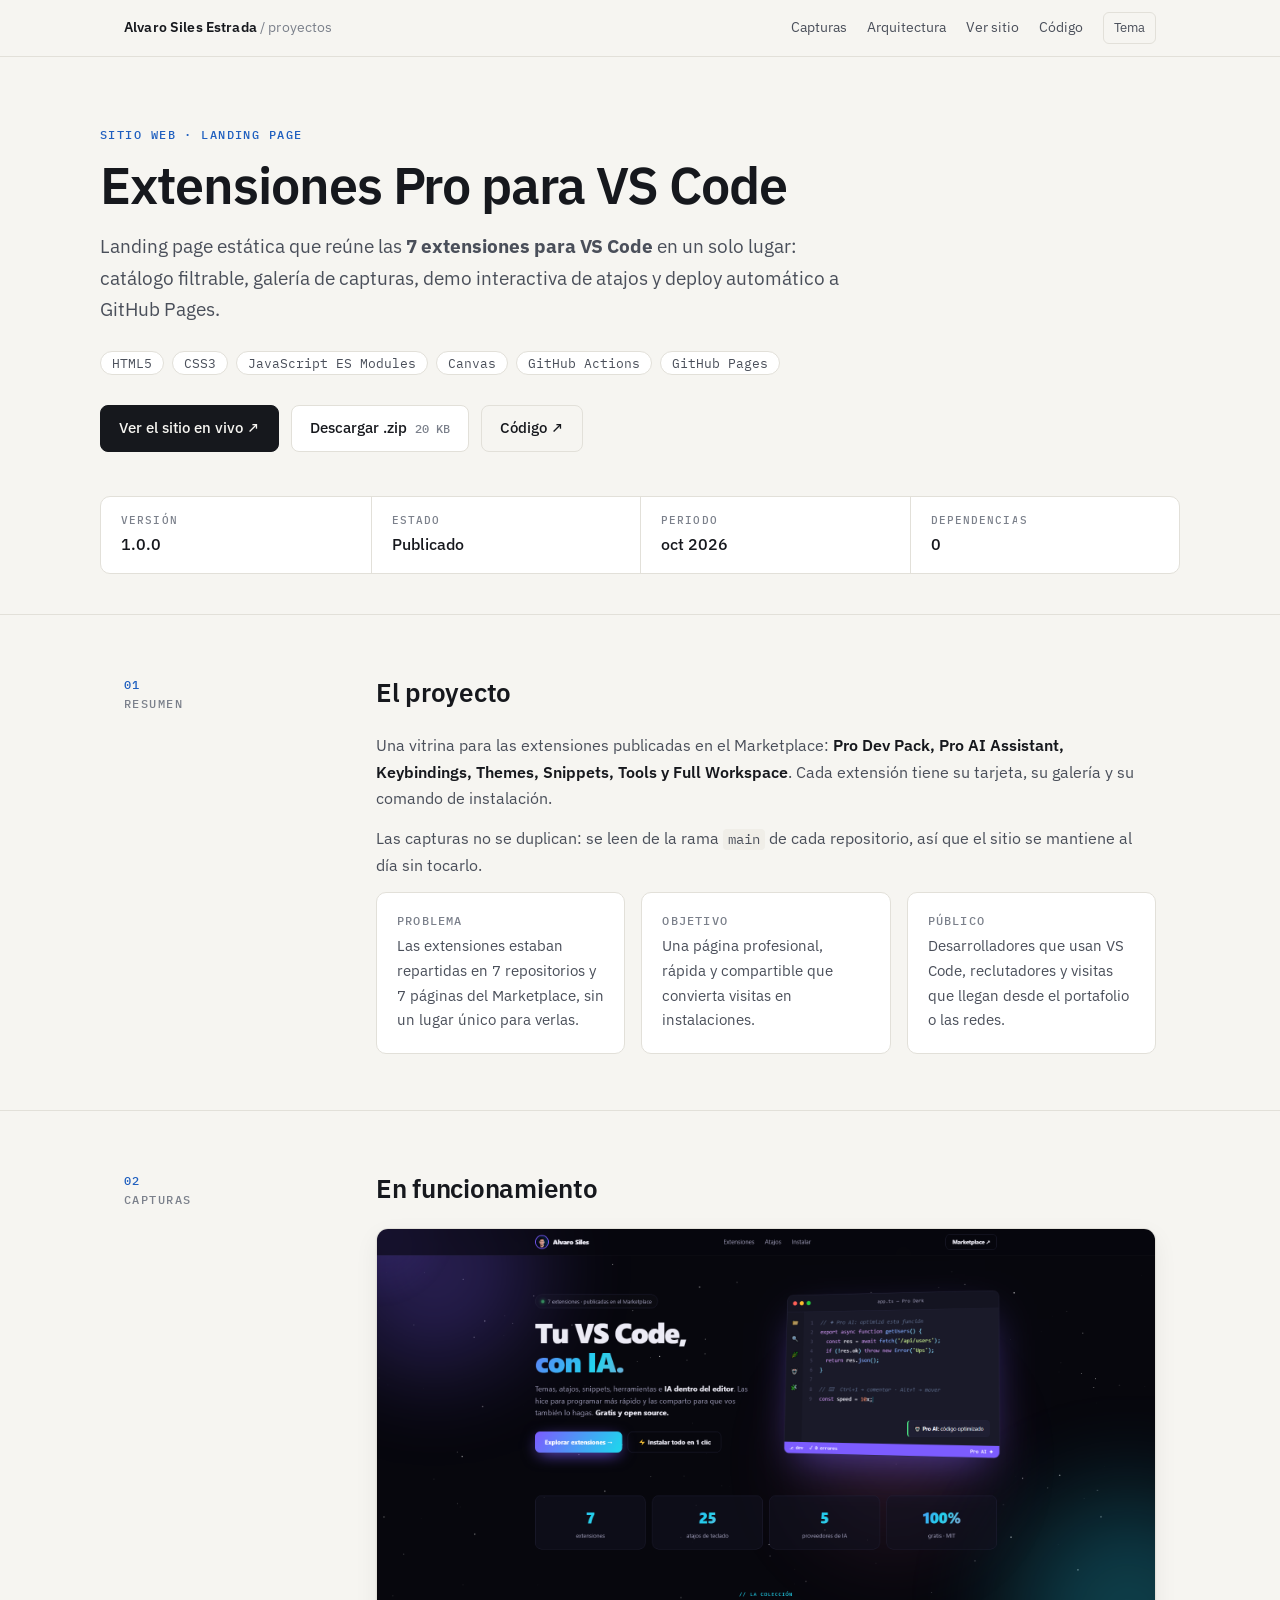
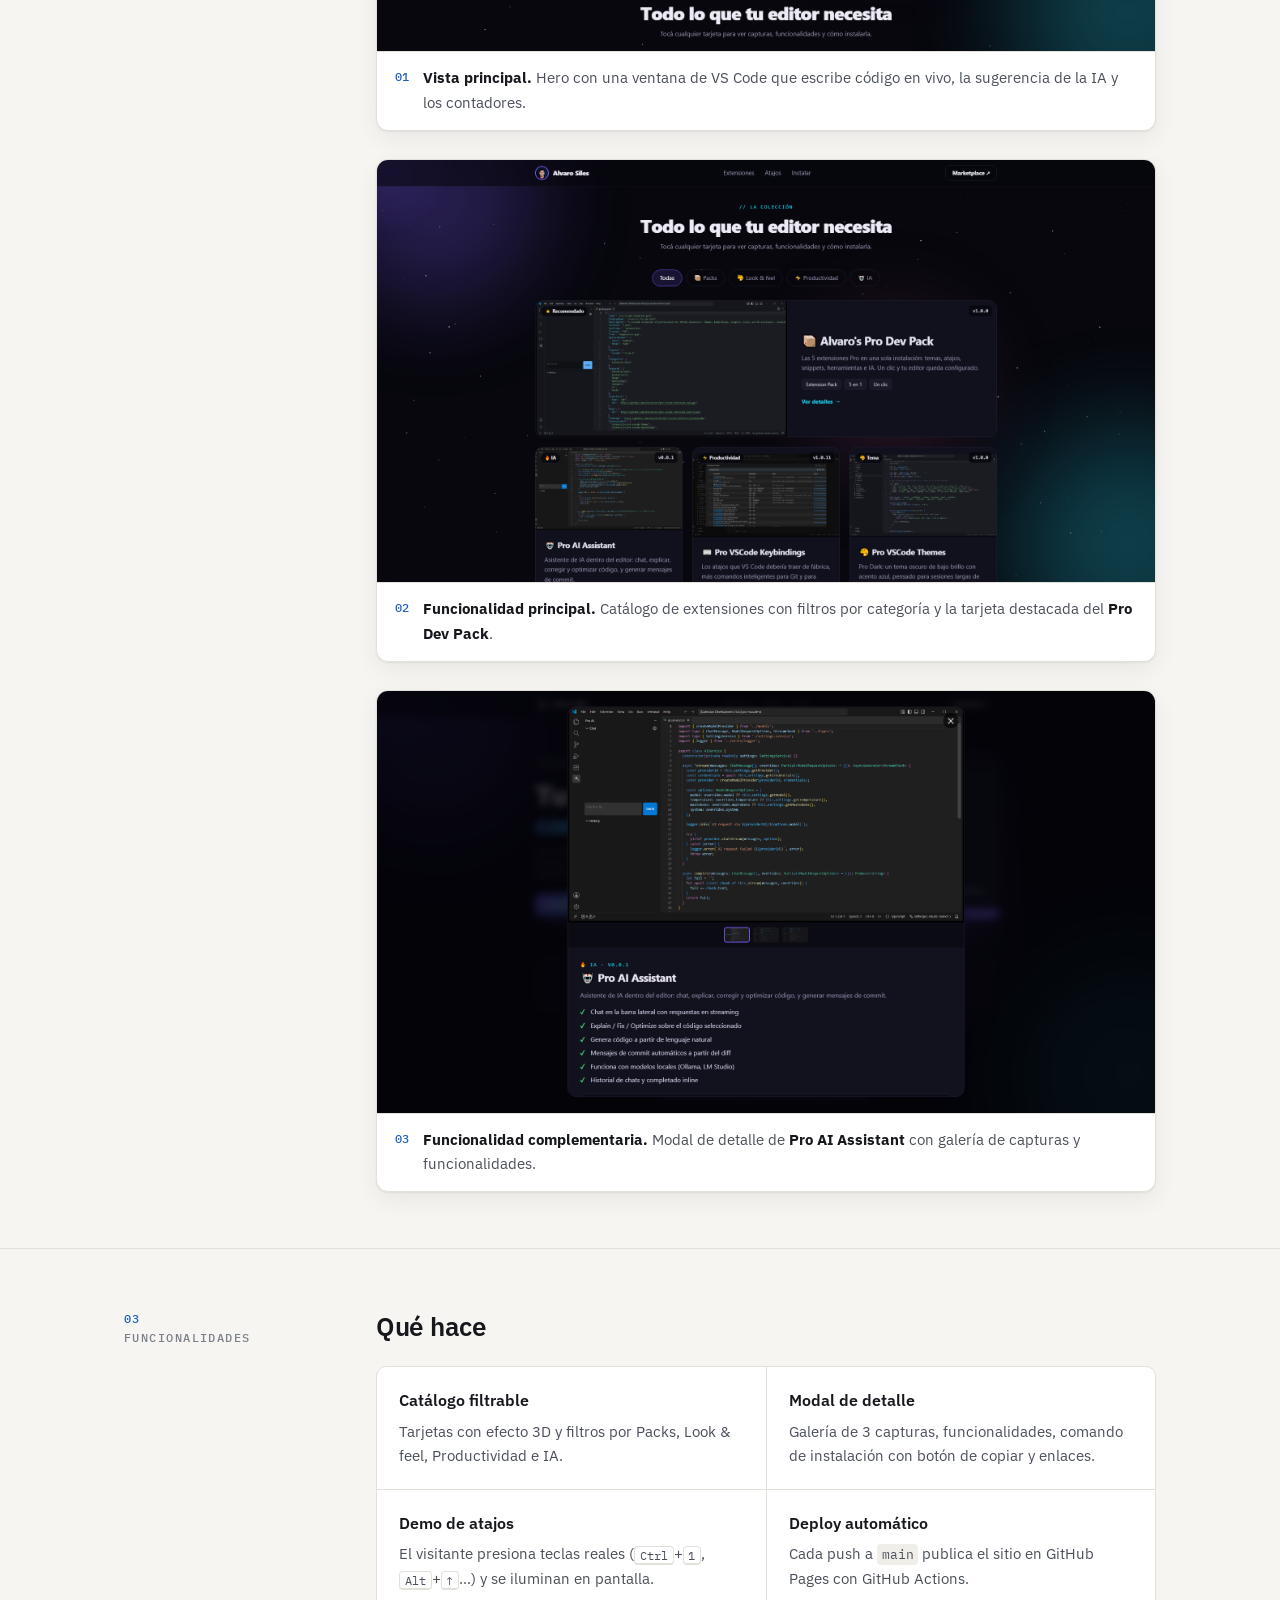
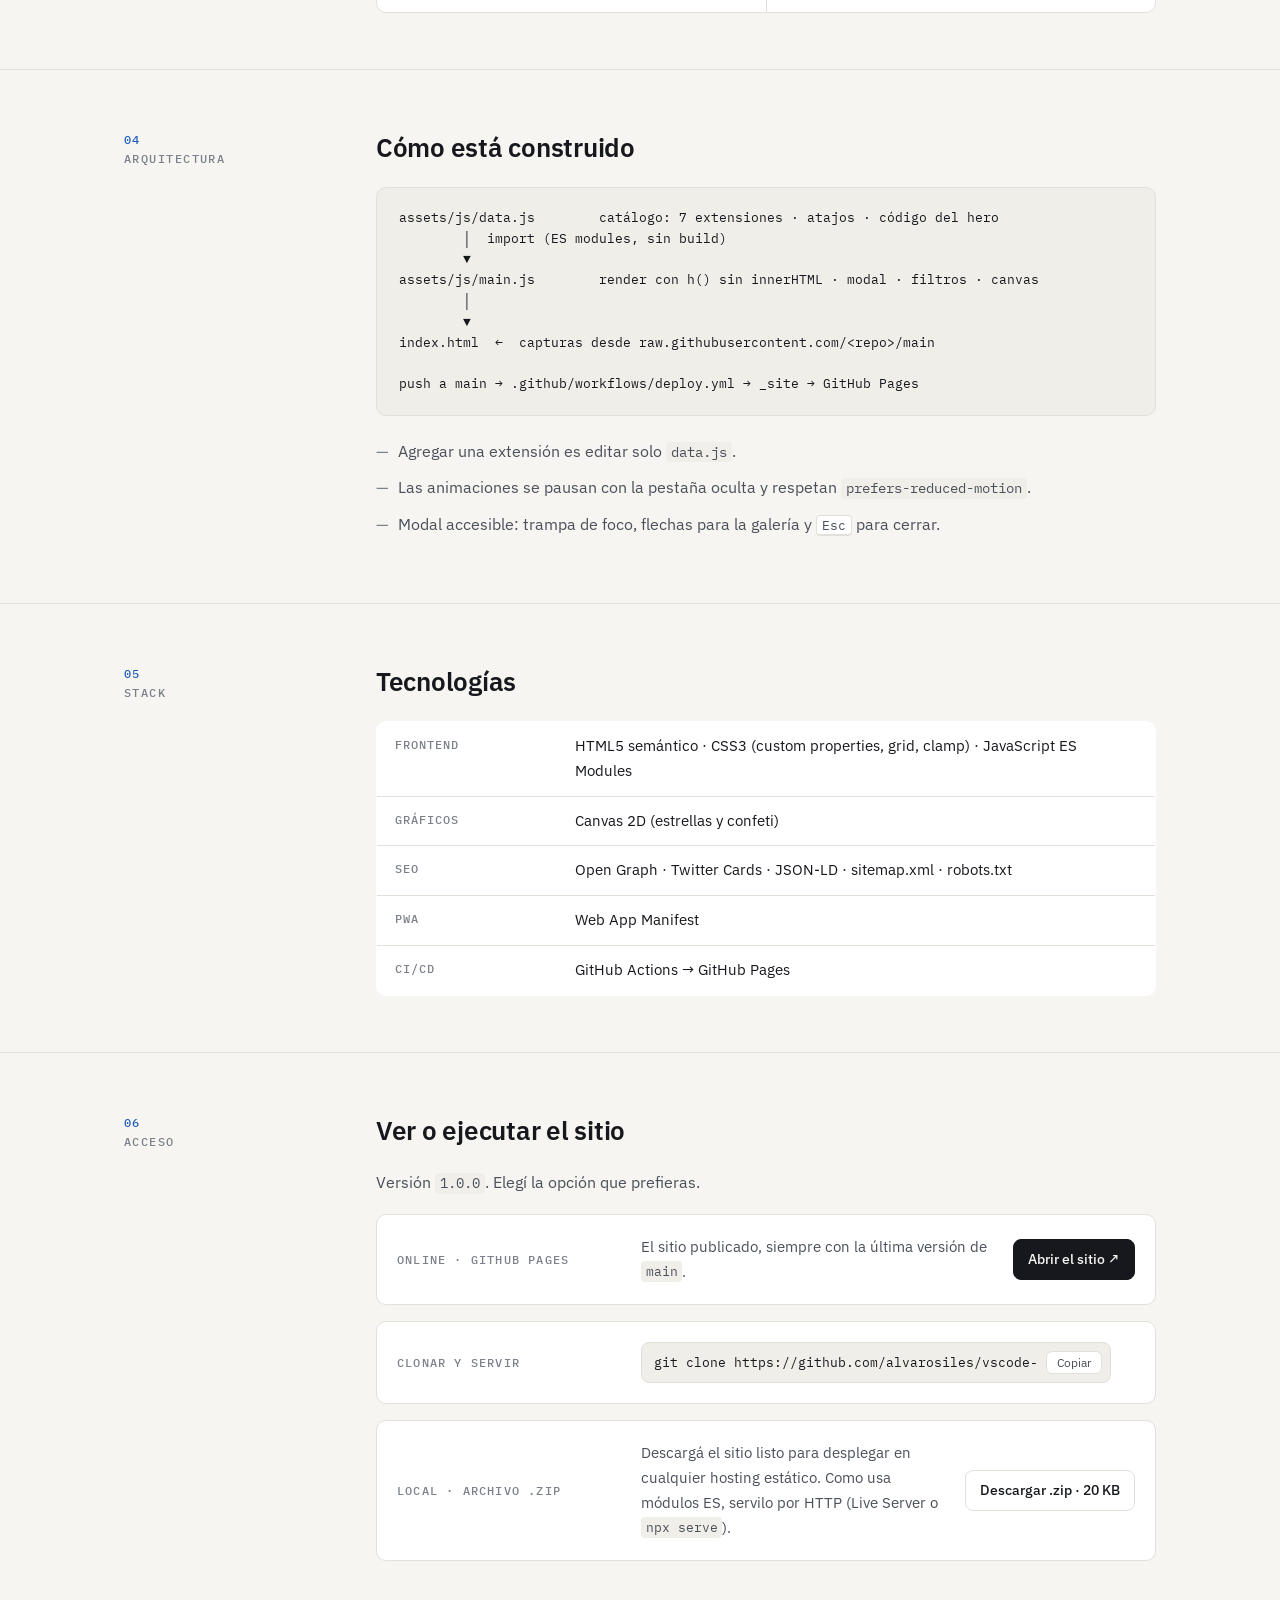
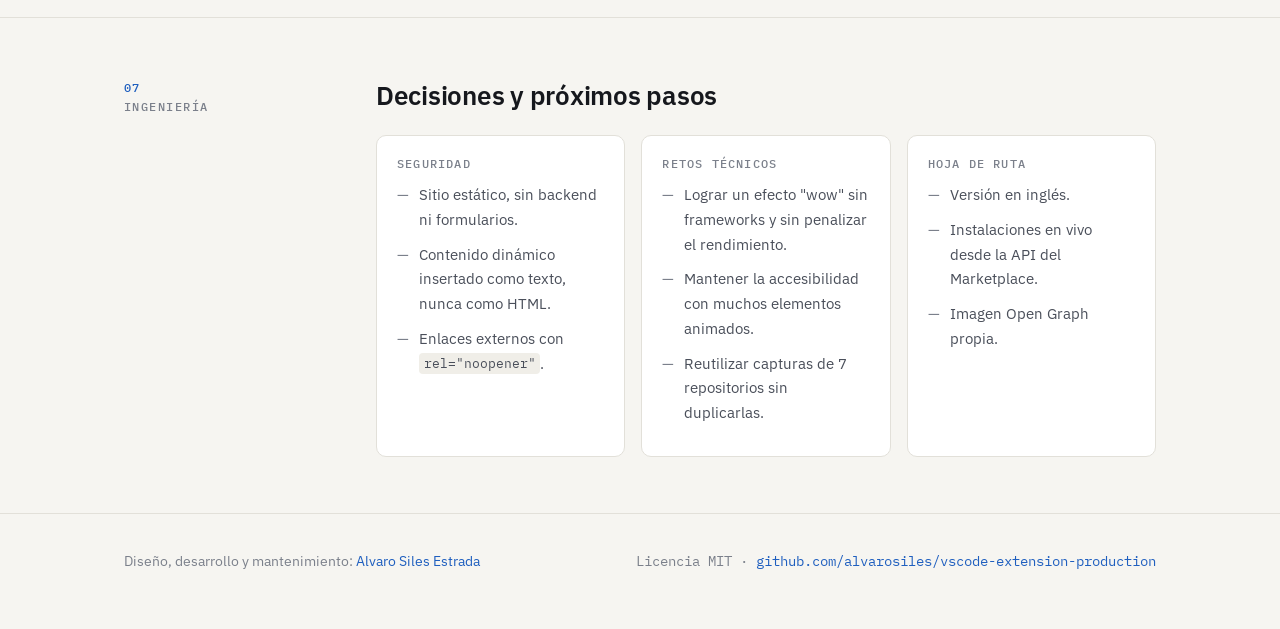
<file: presentacion/index.html>
<!doctype html>
<html lang="es">
<head>
<meta charset="utf-8">
<meta name="viewport" content="width=device-width, initial-scale=1">
<title>Extensiones Pro para VS Code — Landing page</title>
<meta name="description" content="Landing page estática con el catálogo de 7 extensiones para VS Code: filtros, galería de capturas, demo interactiva de atajos y deploy automático a GitHub Pages.">
<meta name="author" content="Alvaro Siles Estrada">
<meta property="og:title" content="Extensiones Pro para VS Code — Landing page">
<meta property="og:description" content="Landing page estática con el catálogo de 7 extensiones para VS Code: filtros, galería de capturas, demo interactiva de atajos y deploy automático a GitHub Pages.">
<meta property="og:image" content="01-vista-principal.png">
<link rel="preconnect" href="https://fonts.googleapis.com">
<link rel="preconnect" href="https://fonts.gstatic.com" crossorigin>
<link href="https://fonts.googleapis.com/css2?family=IBM+Plex+Mono:wght@400;500&family=IBM+Plex+Sans:wght@400;500;600&display=swap" rel="stylesheet">
<style>
:root {
  --bg: #f6f5f1; --surface: #ffffff; --ink: #16181d; --ink-2: #4a4f5a; --ink-3: #7b808b;
  --line: #e2e0d9; --accent: #1f5fbf; --accent-soft: #e8eef8; --code-bg: #f0eee8;
  --shadow: 0 1px 2px rgba(20,22,28,.06), 0 8px 24px rgba(20,22,28,.06);
}
@media (prefers-color-scheme: dark) {
  :root:not([data-theme="light"]) {
    --bg: #111317; --surface: #171a1f; --ink: #e7e9ee; --ink-2: #a9aeb9; --ink-3: #777d89;
    --line: #262a31; --accent: #6ea8ff; --accent-soft: #1a2433; --code-bg: #1d2127;
    --shadow: 0 1px 2px rgba(0,0,0,.3), 0 8px 24px rgba(0,0,0,.25);
  }
}
:root[data-theme="dark"] {
  --bg: #111317; --surface: #171a1f; --ink: #e7e9ee; --ink-2: #a9aeb9; --ink-3: #777d89;
  --line: #262a31; --accent: #6ea8ff; --accent-soft: #1a2433; --code-bg: #1d2127;
  --shadow: 0 1px 2px rgba(0,0,0,.3), 0 8px 24px rgba(0,0,0,.25);
}
* { box-sizing: border-box; }
html { -webkit-text-size-adjust: 100%; }
body { margin: 0; background: var(--bg); color: var(--ink); font: 16px/1.65 "IBM Plex Sans", system-ui, sans-serif; }
a { color: var(--accent); text-decoration: none; }
a:hover { text-decoration: underline; }
code, kbd, pre, .mono { font-family: "IBM Plex Mono", ui-monospace, monospace; }
code { font-size: .88em; background: var(--code-bg); padding: .1em .35em; border-radius: 4px; }
kbd { font-size: .8em; border: 1px solid var(--line); border-bottom-width: 2px; border-radius: 4px; padding: .05em .4em; background: var(--surface); }
.wrap { max-width: 1080px; margin: 0 auto; padding: 0 24px; }
header.top { border-bottom: 1px solid var(--line); }
header.top .wrap { display: flex; justify-content: space-between; align-items: center; height: 56px; font-size: 14px; }
.brand { color: var(--ink); font-weight: 600; letter-spacing: .01em; }
.brand span { color: var(--ink-3); font-weight: 400; }
.top nav { display: flex; gap: 20px; align-items: center; }
.top nav a { color: var(--ink-2); }
.theme-btn { background: none; border: 1px solid var(--line); color: var(--ink-2); border-radius: 6px; padding: 4px 10px; font: inherit; font-size: 13px; cursor: pointer; }
.hero { padding: 72px 0 40px; }
.kicker { font: 500 12px/1 "IBM Plex Mono", monospace; text-transform: uppercase; letter-spacing: .12em; color: var(--accent); }
h1 { font-size: clamp(34px, 5vw, 52px); line-height: 1.08; letter-spacing: -.02em; margin: 16px 0 18px; font-weight: 600; }
.lead { font-size: 19px; color: var(--ink-2); max-width: 760px; margin: 0; }
.tags { display: flex; flex-wrap: wrap; gap: 8px; margin: 26px 0 0; padding: 0; list-style: none; }
.tags li { font: 12.5px "IBM Plex Mono", monospace; border: 1px solid var(--line); border-radius: 999px; padding: 3px 11px; color: var(--ink-2); background: var(--surface); }
.actions { display: flex; flex-wrap: wrap; gap: 12px; margin-top: 30px; }
.btn { display: inline-flex; align-items: center; gap: 8px; padding: 10px 18px; border-radius: 8px; font-weight: 500; font-size: 15px; border: 1px solid var(--line); color: var(--ink); background: var(--surface); }
.btn.primary { background: var(--ink); color: var(--bg); border-color: var(--ink); }
.btn:hover { text-decoration: none; opacity: .9; }
.meta { display: grid; grid-template-columns: repeat(4, 1fr); border: 1px solid var(--line); border-radius: 10px; background: var(--surface); margin: 44px 0 0; }
.meta div { padding: 16px 20px; border-left: 1px solid var(--line); }
.meta div:first-child { border-left: 0; }
.meta dt { font: 500 11px "IBM Plex Mono", monospace; text-transform: uppercase; letter-spacing: .1em; color: var(--ink-3); }
.meta dd { margin: 4px 0 0; font-weight: 500; }
section { padding: 56px 0; border-top: 1px solid var(--line); }
.sec-head { display: grid; grid-template-columns: 220px 1fr; gap: 32px; }
.sec-label { font: 500 12px "IBM Plex Mono", monospace; text-transform: uppercase; letter-spacing: .12em; color: var(--ink-3); padding-top: 6px; }
.sec-label b { display: block; color: var(--accent); font-weight: 500; margin-bottom: 4px; }
h2 { font-size: 26px; letter-spacing: -.01em; margin: 0 0 18px; font-weight: 600; }
p { margin: 0 0 14px; }
.body { color: var(--ink-2); }
.body strong { color: var(--ink); font-weight: 600; }
.trio { display: grid; grid-template-columns: repeat(3, 1fr); gap: 16px; margin-top: 8px; }
.card { background: var(--surface); border: 1px solid var(--line); border-radius: 10px; padding: 20px; }
.card h3 { margin: 0 0 6px; font-size: 13px; font: 500 12px "IBM Plex Mono", monospace; text-transform: uppercase; letter-spacing: .1em; color: var(--ink-3); }
.card p { margin: 0; color: var(--ink-2); font-size: 15px; }
.gallery { display: grid; gap: 28px; }
figure { margin: 0; background: var(--surface); border: 1px solid var(--line); border-radius: 12px; overflow: hidden; box-shadow: var(--shadow); }
figure button { all: unset; display: block; cursor: zoom-in; width: 100%; }
figure img { display: block; width: 100%; height: auto; border-bottom: 1px solid var(--line); }
figcaption { padding: 14px 18px; font-size: 15px; color: var(--ink-2); display: flex; gap: 14px; }
figcaption .n { font: 500 12px "IBM Plex Mono", monospace; color: var(--accent); padding-top: 3px; white-space: nowrap; }
figcaption strong { color: var(--ink); }
.features { display: grid; grid-template-columns: repeat(2, 1fr); gap: 0; border: 1px solid var(--line); border-radius: 10px; overflow: hidden; background: var(--surface); }
.feature { padding: 20px 22px; border-top: 1px solid var(--line); border-left: 1px solid var(--line); }
.feature:nth-child(-n+2) { border-top: 0; }
.feature:nth-child(odd) { border-left: 0; }
.feature h3 { margin: 0 0 6px; font-size: 16px; font-weight: 600; }
.feature p { margin: 0; color: var(--ink-2); font-size: 15px; }
pre.diagram { background: var(--code-bg); border: 1px solid var(--line); border-radius: 10px; padding: 20px 22px; overflow-x: auto; font-size: 13px; line-height: 1.6; color: var(--ink); margin: 0 0 22px; }
ul.notes { margin: 0; padding: 0; list-style: none; }
ul.notes li { position: relative; padding-left: 22px; margin-bottom: 10px; color: var(--ink-2); }
ul.notes li::before { content: "—"; position: absolute; left: 0; color: var(--ink-3); }
table.stack { width: 100%; border-collapse: collapse; background: var(--surface); border: 1px solid var(--line); border-radius: 10px; overflow: hidden; font-size: 15px; }
table.stack th, table.stack td { text-align: left; padding: 12px 18px; border-top: 1px solid var(--line); vertical-align: top; }
table.stack tr:first-child th, table.stack tr:first-child td { border-top: 0; }
table.stack th { width: 180px; font: 500 12px "IBM Plex Mono", monospace; text-transform: uppercase; letter-spacing: .08em; color: var(--ink-3); padding-top: 15px; }
.cols { display: grid; grid-template-columns: repeat(3, 1fr); gap: 16px; }
.cols .card h3 { margin-bottom: 12px; }
.cols ul.notes li { font-size: 15px; }
.btn.ghost { background: transparent; }
.small { font-size: 12px; color: var(--ink-3); }
.cols > * { min-width: 0; }
.cols.install { grid-template-columns: 1fr; margin-top: 18px; }
.install .card { display: grid; grid-template-columns: 220px 1fr auto; align-items: center; gap: 12px 24px; }
.install .card h3 { margin: 0; }
.install .card .card-actions { margin-top: 0; justify-content: flex-end; }
.install .card > * { min-width: 0; }
@media (max-width: 860px) { .install .card { grid-template-columns: minmax(0, 1fr); } .install .card .card-actions { justify-content: flex-start; } }
.install .card p { margin: 0; }
.card-actions { display: flex; flex-wrap: wrap; gap: 8px; margin-top: auto; }
.card-actions .btn { padding: 8px 14px; font-size: 14px; }
.cmd { display: flex; align-items: center; gap: 8px; background: var(--code-bg); border: 1px solid var(--line); border-radius: 8px; padding: 8px 8px 8px 12px; }
.cmd code { background: none; padding: 0; font-size: 12.5px; overflow-x: auto; white-space: nowrap; flex: 1; min-width: 0; }
.copy { flex: none; background: var(--surface); border: 1px solid var(--line); color: var(--ink-2); border-radius: 6px; padding: 3px 10px; font: 12px "IBM Plex Sans", sans-serif; cursor: pointer; }
footer { border-top: 1px solid var(--line); padding: 36px 0 56px; font-size: 14px; color: var(--ink-3); }
footer .wrap { display: flex; justify-content: space-between; flex-wrap: wrap; gap: 12px; }
dialog { border: 0; padding: 0; background: transparent; max-width: 96vw; max-height: 94vh; }
dialog::backdrop { background: rgba(10,12,16,.82); }
dialog img { display: block; max-width: 96vw; max-height: 94vh; border-radius: 8px; }
@media (max-width: 860px) {
  .sec-head { grid-template-columns: 1fr; gap: 12px; }
  .trio, .cols { grid-template-columns: 1fr; }
  .meta { grid-template-columns: repeat(2, 1fr); }
  .meta div:nth-child(3) { border-left: 0; }
  .meta div:nth-child(n+3) { border-top: 1px solid var(--line); }
  .features { grid-template-columns: 1fr; }
  .feature { border-left: 0 !important; border-top: 1px solid var(--line) !important; }
  .feature:first-child { border-top: 0 !important; }
  .top nav a.hide-sm { display: none; }
}
@media (max-width: 480px) {
  .wrap { padding: 0 16px; }
  .hero { padding-top: 48px; }
  table.stack th { width: 110px; padding-left: 14px; }
}
</style>
</head>
<body>
<header class="top">
  <div class="wrap">
    <a class="brand" href="https://github.com/alvarosiles">Alvaro Siles Estrada <span>/ proyectos</span></a>
    <nav>
      <a class="hide-sm" href="#capturas">Capturas</a>
      <a class="hide-sm" href="#arquitectura">Arquitectura</a>
      <a href="#instalacion">Ver sitio</a>
      <a href="https://github.com/alvarosiles/vscode-extension-production">Código</a>
      <button class="theme-btn" id="theme" type="button" aria-label="Cambiar tema">Tema</button>
    </nav>
  </div>
</header>

<main>
  <div class="wrap hero">
    <div class="kicker">Sitio web · Landing page</div>
    <h1>Extensiones Pro para VS Code</h1>
    <p class="lead">Landing page estática que reúne las <strong>7 extensiones para VS Code</strong> en un solo lugar: catálogo filtrable, galería de capturas, demo interactiva de atajos y deploy automático a GitHub Pages.</p>
    <ul class="tags"><li>HTML5</li><li>CSS3</li><li>JavaScript ES Modules</li><li>Canvas</li><li>GitHub Actions</li><li>GitHub Pages</li></ul>
    <div class="actions">
      <a class="btn primary" href="https://alvarosiles.github.io/vscode-extension-production/" target="_blank" rel="noopener">Ver el sitio en vivo ↗</a>
      <a class="btn" href="descarga/vscode-extension-production-1.0.0.zip" download>Descargar .zip <span class="mono small">20 KB</span></a>
      <a class="btn ghost" href="https://github.com/alvarosiles/vscode-extension-production" target="_blank" rel="noopener">Código ↗</a>
    </div>
    <dl class="meta"><div><dt>Versión</dt><dd>1.0.0</dd></div><div><dt>Estado</dt><dd>Publicado</dd></div><div><dt>Periodo</dt><dd>oct 2026</dd></div><div><dt>Dependencias</dt><dd>0</dd></div></dl>
  </div>

  <section id="resumen">
    <div class="wrap sec-head">
      <div class="sec-label"><b>01</b>Resumen</div>
      <div>
        <h2>El proyecto</h2>
        <div class="body"><p>Una vitrina para las extensiones publicadas en el Marketplace: <strong>Pro Dev Pack, Pro AI Assistant, Keybindings, Themes, Snippets, Tools y Full Workspace</strong>. Cada extensión tiene su tarjeta, su galería y su comando de instalación.</p><p>Las capturas no se duplican: se leen de la rama <code>main</code> de cada repositorio, así que el sitio se mantiene al día sin tocarlo.</p></div>
        <div class="trio">
          <div class="card"><h3>Problema</h3><p>Las extensiones estaban repartidas en 7 repositorios y 7 páginas del Marketplace, sin un lugar único para verlas.</p></div>
          <div class="card"><h3>Objetivo</h3><p>Una página profesional, rápida y compartible que convierta visitas en instalaciones.</p></div>
          <div class="card"><h3>Público</h3><p>Desarrolladores que usan VS Code, reclutadores y visitas que llegan desde el portafolio o las redes.</p></div>
        </div>
      </div>
    </div>
  </section>

  <section id="capturas">
    <div class="wrap sec-head">
      <div class="sec-label"><b>02</b>Capturas</div>
      <div>
        <h2>En funcionamiento</h2>
        <div class="gallery">
          <figure>
            <button type="button" data-full="01-vista-principal.png" aria-label="Ampliar: Vista principal"><img src="01-vista-principal.png" alt="Vista principal de la landing page" width="1920" height="1042" loading="eager"></button>
            <figcaption><span class="n">01</span><span><strong>Vista principal.</strong> Hero con una ventana de VS Code que escribe código en vivo, la sugerencia de la IA y los contadores.</span></figcaption>
          </figure>
          <figure>
            <button type="button" data-full="02-funcionalidad-principal.png" aria-label="Ampliar: Funcionalidad principal"><img src="02-funcionalidad-principal.png" alt="Catálogo de extensiones con filtros" width="1920" height="1042" loading="lazy"></button>
            <figcaption><span class="n">02</span><span><strong>Funcionalidad principal.</strong> Catálogo de extensiones con filtros por categoría y la tarjeta destacada del <strong>Pro Dev Pack</strong>.</span></figcaption>
          </figure>
          <figure>
            <button type="button" data-full="03-funcionalidad-complementaria.png" aria-label="Ampliar: Funcionalidad complementaria"><img src="03-funcionalidad-complementaria.png" alt="Modal de detalle de una extensión" width="1920" height="1042" loading="lazy"></button>
            <figcaption><span class="n">03</span><span><strong>Funcionalidad complementaria.</strong> Modal de detalle de <strong>Pro AI Assistant</strong> con galería de capturas y funcionalidades.</span></figcaption>
          </figure>
        </div>
      </div>
    </div>
  </section>

  <section id="funcionalidades">
    <div class="wrap sec-head">
      <div class="sec-label"><b>03</b>Funcionalidades</div>
      <div>
        <h2>Qué hace</h2>
        <div class="features"><div class="feature"><h3>Catálogo filtrable</h3><p>Tarjetas con efecto 3D y filtros por Packs, Look &amp; feel, Productividad e IA.</p></div><div class="feature"><h3>Modal de detalle</h3><p>Galería de 3 capturas, funcionalidades, comando de instalación con botón de copiar y enlaces.</p></div><div class="feature"><h3>Demo de atajos</h3><p>El visitante presiona teclas reales (<kbd>Ctrl</kbd>+<kbd>1</kbd>, <kbd>Alt</kbd>+<kbd>↑</kbd>…) y se iluminan en pantalla.</p></div><div class="feature"><h3>Deploy automático</h3><p>Cada push a <code>main</code> publica el sitio en GitHub Pages con GitHub Actions.</p></div></div>
      </div>
    </div>
  </section>

  <section id="arquitectura">
    <div class="wrap sec-head">
      <div class="sec-label"><b>04</b>Arquitectura</div>
      <div>
        <h2>Cómo está construido</h2>
        <pre class="diagram">assets/js/data.js        catálogo: 7 extensiones · atajos · código del hero
        │  import (ES modules, sin build)
        ▼
assets/js/main.js        render con h() sin innerHTML · modal · filtros · canvas
        │
        ▼
index.html  ←  capturas desde raw.githubusercontent.com/&lt;repo&gt;/main

push a main → .github/workflows/deploy.yml → _site → GitHub Pages</pre>
        <ul class="notes"><li>Agregar una extensión es editar solo <code>data.js</code>.</li><li>Las animaciones se pausan con la pestaña oculta y respetan <code>prefers-reduced-motion</code>.</li><li>Modal accesible: trampa de foco, flechas para la galería y <kbd>Esc</kbd> para cerrar.</li></ul>
      </div>
    </div>
  </section>

  <section id="stack">
    <div class="wrap sec-head">
      <div class="sec-label"><b>05</b>Stack</div>
      <div>
        <h2>Tecnologías</h2>
        <table class="stack"><tr><th scope="row">Frontend</th><td>HTML5 semántico · CSS3 (custom properties, grid, clamp) · JavaScript ES Modules</td></tr><tr><th scope="row">Gráficos</th><td>Canvas 2D (estrellas y confeti)</td></tr><tr><th scope="row">SEO</th><td>Open Graph · Twitter Cards · JSON-LD · sitemap.xml · robots.txt</td></tr><tr><th scope="row">PWA</th><td>Web App Manifest</td></tr><tr><th scope="row">CI/CD</th><td>GitHub Actions → GitHub Pages</td></tr></table>
      </div>
    </div>
  </section>

  <section id="instalacion">
    <div class="wrap sec-head">
      <div class="sec-label"><b>06</b>Acceso</div>
      <div>
        <h2>Ver o ejecutar el sitio</h2>
        <p class="body">Versión <code>1.0.0</code>. Elegí la opción que prefieras.</p>
        <div class="cols install">
          <div class="card">
            <h3>Online · GitHub Pages</h3>
            <p>El sitio publicado, siempre con la última versión de <code>main</code>.</p>
            <div class="card-actions">
              <a class="btn primary" href="https://alvarosiles.github.io/vscode-extension-production/" target="_blank" rel="noopener">Abrir el sitio ↗</a>
            </div>
          </div>
          <div class="card">
            <h3>Clonar y servir</h3>
            <div class="cmd"><code>git clone https://github.com/alvarosiles/vscode-extension-production.git &amp;&amp; cd vscode-extension-production &amp;&amp; npx serve .</code><button type="button" class="copy" data-copy="git clone https://github.com/alvarosiles/vscode-extension-production.git && cd vscode-extension-production && npx serve .">Copiar</button></div>
          </div>
          <div class="card">
            <h3>Local · archivo .zip</h3>
            <p>Descargá el sitio listo para desplegar en cualquier hosting estático. Como usa módulos ES, servilo por HTTP (Live Server o <code>npx serve</code>).</p>
            <div class="card-actions"><a class="btn" href="descarga/vscode-extension-production-1.0.0.zip" download>Descargar .zip · 20 KB</a></div>
          </div>
        </div>
      </div>
    </div>
  </section>

  <section id="ingenieria">
    <div class="wrap sec-head">
      <div class="sec-label"><b>07</b>Ingeniería</div>
      <div>
        <h2>Decisiones y próximos pasos</h2>
        <div class="cols">
          <div class="card"><h3>Seguridad</h3><ul class="notes"><li>Sitio estático, sin backend ni formularios.</li><li>Contenido dinámico insertado como texto, nunca como HTML.</li><li>Enlaces externos con <code>rel="noopener"</code>.</li></ul></div>
          <div class="card"><h3>Retos técnicos</h3><ul class="notes"><li>Lograr un efecto "wow" sin frameworks y sin penalizar el rendimiento.</li><li>Mantener la accesibilidad con muchos elementos animados.</li><li>Reutilizar capturas de 7 repositorios sin duplicarlas.</li></ul></div>
          <div class="card"><h3>Hoja de ruta</h3><ul class="notes"><li>Versión en inglés.</li><li>Instalaciones en vivo desde la API del Marketplace.</li><li>Imagen Open Graph propia.</li></ul></div>
        </div>
      </div>
    </div>
  </section>
</main>

<footer>
  <div class="wrap">
    <span>Diseño, desarrollo y mantenimiento: <a href="https://github.com/alvarosiles">Alvaro Siles Estrada</a></span>
    <span class="mono">Licencia MIT · <a href="https://github.com/alvarosiles/vscode-extension-production">github.com/alvarosiles/vscode-extension-production</a></span>
  </div>
</footer>

<dialog id="viewer"><img alt=""></dialog>
<script>
(function () {
  var root = document.documentElement, btn = document.getElementById('theme');
  try { var saved = localStorage.getItem('theme'); if (saved) root.setAttribute('data-theme', saved); } catch (e) {}
  btn.addEventListener('click', function () {
    var dark = root.getAttribute('data-theme') ? root.getAttribute('data-theme') === 'dark' : matchMedia('(prefers-color-scheme: dark)').matches;
    var next = dark ? 'light' : 'dark';
    root.setAttribute('data-theme', next);
    try { localStorage.setItem('theme', next); } catch (e) {}
  });
  var dlg = document.getElementById('viewer'), img = dlg.querySelector('img');
  document.querySelectorAll('[data-full]').forEach(function (b) {
    b.addEventListener('click', function () {
      img.src = b.getAttribute('data-full'); img.alt = b.getAttribute('aria-label');
      if (dlg.showModal) dlg.showModal(); else window.open(img.src);
    });
  });
  dlg.addEventListener('click', function () { dlg.close(); });
  document.querySelectorAll('[data-copy]').forEach(function (b) {
    b.addEventListener('click', function () {
      var text = b.getAttribute('data-copy');
      var done = function () { b.textContent = 'Copiado'; setTimeout(function () { b.textContent = 'Copiar'; }, 1500); };
      if (navigator.clipboard) navigator.clipboard.writeText(text).then(done, function () {});
    });
  });
})();
</script>
</body>
</html>
</file>
